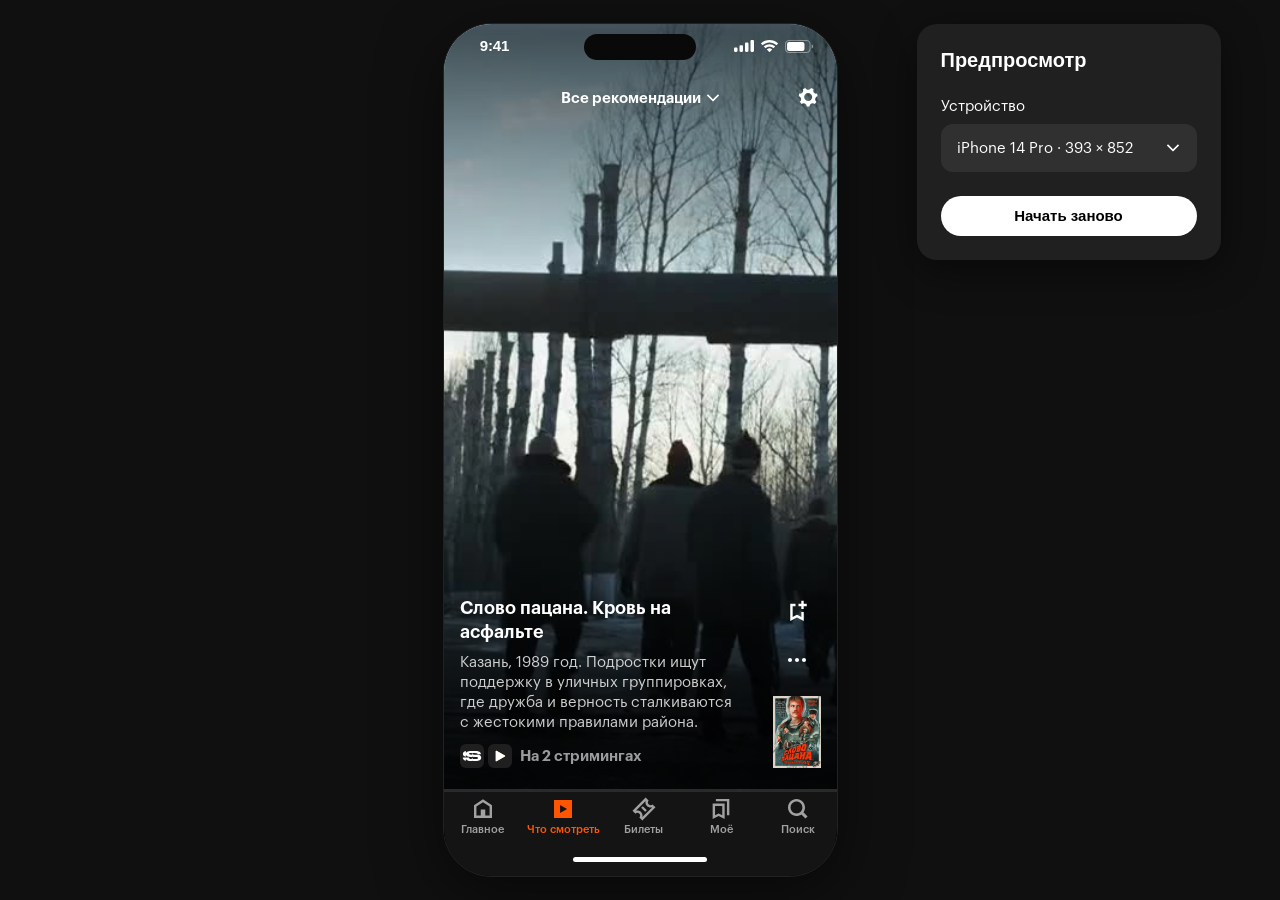
<file: sandbox-compact-meta.html>
<!doctype html>
<html lang="ru"><head><meta charset="utf-8"><meta name="viewport" content="width=device-width,initial-scale=1"><title>Лента трейлеров — компактная мета</title><style>:root{color-scheme:dark;font-family:Arial,sans-serif;background:#101010;color:white}*{box-sizing:border-box}body{margin:0;min-height:100dvh}button,select,a{font:inherit}button,select{color:inherit}button{cursor:pointer}main{min-height:100dvh;display:grid;place-items:center;padding:24px 16px}#device-space{position:relative}.device{position:absolute;top:0;left:0;width:393px;height:852px;border-radius:48px;background:#000;overflow:hidden;box-shadow:0 0 0 1px #444,0 16px 64px #0008;transform-origin:top left;--status:44px;--home:34px}iframe{position:absolute;top:var(--status);left:0;width:100%;height:calc(100% - var(--status) - var(--home));border:0;background:#000}.system-status{position:absolute;top:0;left:0;right:0;height:44px;padding:0 24px;display:flex;align-items:center;justify-content:space-between;font-size:14px}.system-status span{letter-spacing:2px;font-size:12px}.island{position:absolute;top:10px;left:50%;transform:translateX(-50%);width:112px;height:26px;border-radius:24px;background:#090909;z-index:2}.home-area{position:absolute;bottom:0;height:34px;left:0;right:0;display:grid;place-items:center}.home-area i{width:134px;height:5px;border-radius:8px;background:#fff}.no-status{--status:0px}.no-status .system-status,.no-island .island,.no-home .home-area{display:none}.no-home{--home:0px}.settings-toggle{position:fixed;right:20px;top:20px;width:44px;height:44px;border-radius:50%;background:#252525;border:1px solid #444;color:white;font-size:24px;z-index:5}aside{position:fixed;top:76px;right:20px;z-index:4;width:280px;max-height:calc(100dvh - 96px);overflow:auto;background:#202020;border:1px solid #383838;border-radius:18px;padding:20px;box-shadow:0 10px 40px #0007}aside[hidden]{display:none}h1{font-size:19px;margin:0 0 20px}label{display:block;font-size:13px;color:#ccc;margin:0 0 18px}select{display:block;width:100%;margin-top:8px;background:#303030;border:1px solid #4b4b4b;padding:10px;border-radius:8px;font-size:13px}fieldset{border:0;padding:0;margin:22px 0}legend{font-size:12px;color:#999;margin-bottom:16px}.toggle{display:flex;justify-content:space-between;align-items:center;color:#eee;margin:0 0 14px}.toggle input{accent-color:#ff5500;width:18px;height:18px}.reset{width:100%;border:0;background:#ff5500;border-radius:10px;padding:12px;font-weight:600;margin-bottom:16px}a{color:#fff;font-size:13px;text-decoration:underline;text-underline-offset:3px}p{font-size:12px;line-height:18px;color:#999;margin:16px 0 0}:focus-visible{outline:2px solid #ff5500;outline-offset:3px}

@media (hover:hover) and (pointer:fine){html,body,body *{cursor:url("data:image/svg+xml,%3Csvg%20xmlns%3D%22http%3A%2F%2Fwww.w3.org%2F2000%2Fsvg%22%20width%3D%2224%22%20height%3D%2224%22%20viewBox%3D%220%200%2024%2024%22%3E%3Ccircle%20cx%3D%2212%22%20cy%3D%2212%22%20r%3D%2211.5%22%20fill%3D%22white%22%20fill-opacity%3D%22.35%22%20stroke%3D%22white%22%20stroke-opacity%3D%22.75%22%20stroke-width%3D%221%22%2F%3E%3C%2Fsvg%3E") 12 12,default!important}}

/* iOS system overlays: video extends under the transparent status bar. */
.device iframe{top:0;height:calc(100% - var(--home));z-index:1}
.system-status{z-index:3;background:transparent;pointer-events:none}
.island{z-index:4;pointer-events:none}
.home-area{z-index:3;background:#141414;pointer-events:none}

/* Kinopoisk mobile DS: Text M 15/20, button md 40, iOS toggle 46×28. */
@font-face{font-family:Graphik;src:url("[data-uri]") format("opentype");font-weight:400;font-display:swap}
@font-face{font-family:Graphik;src:url("[data-uri]") format("woff2");font-weight:600;font-display:swap}
:root{font-family:Graphik,-apple-system,BlinkMacSystemFont,sans-serif;font-size:15px;line-height:20px}
.device{box-shadow:0 0 0 1px #222,0 16px 64px #0008}
.system-status{padding:13px 14px 13px 10px;align-items:center}
.system-status strong{width:75px;text-align:center;font-family:-apple-system,BlinkMacSystemFont,"SF Pro Text",sans-serif;font-size:15px;line-height:18px;font-weight:600;letter-spacing:-.165px}
.system-status .status-icons{display:flex;align-items:center;gap:7px;letter-spacing:normal}
.status-icons img{display:block;flex:none}
.settings-toggle{right:auto;left:var(--settings-left);top:var(--settings-top);border:0;background:#252525;display:grid;place-items:center;padding:10px}
.settings-toggle img{display:block;width:24px;height:24px}
aside{right:auto;left:var(--settings-left);top:calc(var(--settings-top) + 60px);width:304px;border:0;padding:24px;border-radius:20px}
h1{font-size:20px;line-height:24px;font-weight:600;margin:0 0 24px}
label{font-size:15px;line-height:20px;font-weight:400;margin:0 0 20px;color:#fff}
select{appearance:none;-webkit-appearance:none;border:0;border-radius:12px;height:48px;padding:14px 48px 14px 16px;margin-top:8px;background:#303030 url("[data-uri]") no-repeat right 16px center;background-size:16px 16px;font-size:15px;line-height:20px}
fieldset{margin:24px 0;padding:0}
legend{font-size:13px;line-height:16px;color:#ffffff80;margin:0 0 20px}
.toggle{margin:0 0 20px;min-height:28px;gap:16px}
.toggle:last-child{margin-bottom:0}
.switch{position:relative;display:block;width:46px;height:28px;flex:none}
.toggle input{position:absolute;inset:0;width:46px;height:28px;opacity:0;margin:0;z-index:1}
.switch-art{position:absolute;inset:0;background:#ffffff33;border-radius:1000px;pointer-events:none}
.switch-art:after{content:"";position:absolute;left:-6px;top:-3px;width:52px;height:40px;background:url("[data-uri]") no-repeat center/52px 40px}
input:checked+.switch-art:after{left:0;background-image:url("[data-uri]")}
input:focus-visible+.switch-art{outline:2px solid #ff5500;outline-offset:4px}
.reset{height:40px;background:#fff;color:#000;border-radius:1000px;padding:10px 20px;font-size:15px;line-height:20px;font-weight:600;margin:0}
@media(max-width:680px){aside{left:16px;max-width:calc(100vw - 32px)} }

/* Persistent preview controls, aligned with the device top. */
main{display:flex;align-items:flex-start;justify-content:center;gap:80px;padding:24px 16px}
#device-space{flex:none}
aside{position:relative;left:auto;right:auto;top:auto;flex:none;width:304px;max-height:none;margin:0;overflow:visible}
.device-field{position:relative;margin-bottom:24px}
.device-field>label{margin-bottom:8px}
.device-select{width:100%;height:48px;display:flex;align-items:center;justify-content:space-between;gap:12px;padding:14px 16px;border:0;border-radius:12px;background:#303030;text-align:left;font:inherit}
.device-select img{flex:none;display:block}
#device-options{position:absolute;z-index:10;top:calc(100% + 8px);left:0;width:100%;padding:4px;background:#303030;border-radius:12px;box-shadow:0 8px 24px #0005;overflow:hidden}
#device-options[hidden]{display:none}
#device-options button{display:block;width:100%;padding:12px;border:0;border-radius:8px;background:transparent;color:white;text-align:left;font:inherit}
#device-options button[aria-selected=true]{background:#ffffff14}
:focus-visible{outline:2px solid #ffffff60;outline-offset:3px}
.device-select:focus-visible,#device-options button:focus-visible{outline:0;background:#3a3a3a}
@media(max-width:799px){main{flex-direction:column;align-items:center;gap:24px}aside{left:auto;max-width:calc(100vw - 32px)}}

/* Keep iOS status content clear of the rounded display edges. */
.system-status{padding-left:24px;padding-right:24px}
.system-status strong{width:54px}

/* Center the phone independently of the preview controls. */
main{position:relative;display:grid;place-items:start center;gap:0}
aside{position:absolute;left:calc(50% + var(--device-half-width,196.5px) + 80px);top:24px}
@media(max-width:1100px){main{display:flex;flex-direction:column;align-items:center;gap:24px}aside{position:relative;left:auto;top:auto}}

@media(min-width:1101px){main{place-items:center}aside{top:var(--device-top,24px)}}
</style></head>
<body>
<main aria-label="Предпросмотр мобильной страницы"><div id="device-space"><div class="device" id="device-frame">
<div class="system-status" aria-hidden="true"><strong>9:41</strong><span class="status-icons"><img src="[data-uri]" width="19.971" height="12" alt=""><img src="[data-uri]" width="17" height="12.5" alt=""><img src="[data-uri]" width="27.33" height="13" alt=""></span></div><div class="island" aria-hidden="true"></div>
<iframe id="prototype" src="./trailer-compact-meta.html?preview=1&amp;v=compact10" title="Лента трейлеров" allow="autoplay; fullscreen"></iframe>
<div class="home-area" aria-hidden="true"><i></i></div>
</div></div><aside id="settings-panel" aria-label="Настройки предпросмотра">
<h1>Предпросмотр</h1>
<div class="device-field"><label id="device-label">Устройство</label><button id="device" class="device-select" aria-labelledby="device-label device-value" aria-haspopup="listbox" aria-expanded="false"><span id="device-value">iPhone 14 Pro · 393 × 852</span><img src="[data-uri]" width="16" height="16" alt=""></button><div id="device-options" role="listbox" aria-labelledby="device-label" hidden><button role="option" aria-selected="true" data-size="393,852">iPhone 14 Pro · 393 × 852</button><button role="option" aria-selected="false" data-size="375,667">Компактный · 375 × 667</button><button role="option" aria-selected="false" data-size="430,932">Большой · 430 × 932</button></div></div>
<button class="reset" id="replay">Начать заново</button>

</aside></main>
<script>const frame=document.querySelector('#device-frame'),space=document.querySelector('#device-space'),prototype=document.querySelector('#prototype'),panel=document.querySelector('#settings-panel');let width=393,height=852;
function fit(){const available=innerWidth-32;const scale=Math.min(1,available/width,(innerHeight-48)/height);frame.style.width=width+'px';frame.style.height=height+'px';frame.style.transform='scale('+scale+')';space.style.width=width*scale+'px';space.style.height=height*scale+'px';document.documentElement.style.setProperty('--device-half-width',width*scale/2+'px');document.documentElement.style.setProperty('--device-top',space.getBoundingClientRect().top+'px');}
function send(action,id){prototype.contentWindow.postMessage({source:'trailer-sandbox',action,id},location.origin);}
const device=document.querySelector('#device'),options=document.querySelector('#device-options');
function closeOptions(){options.hidden=true;device.setAttribute('aria-expanded','false');}
device.onclick=()=>{options.hidden=!options.hidden;device.setAttribute('aria-expanded',String(!options.hidden));};
for(const option of options.querySelectorAll('[role=option]'))option.onclick=()=>{[width,height]=option.dataset.size.split(',').map(Number);document.querySelector('#device-value').textContent=option.textContent;for(const other of options.children)other.setAttribute('aria-selected',String(other===option));closeOptions();fit();device.focus();};
device.onkeydown=e=>{if(e.key==='ArrowDown'||e.key==='ArrowUp'){e.preventDefault();options.hidden=false;device.setAttribute('aria-expanded','true');options.querySelector('[aria-selected=true]').focus();}};
options.onkeydown=e=>{const items=[...options.children],index=items.indexOf(document.activeElement);if(e.key==='ArrowDown'||e.key==='ArrowUp'){e.preventDefault();items[(index+(e.key==='ArrowDown'?1:-1)+items.length)%items.length].focus();}if(e.key==='Escape'){closeOptions();device.focus();}};
addEventListener('click',e=>{if(!e.target.closest('.device-field'))closeOptions();});
document.querySelector('#replay').onclick=()=>send('restart',0);
function installTouchCursor(){
 const doc=prototype.contentDocument;if(!doc)return;doc.documentElement.style.setProperty('--preview-status-height','44px');
 let style=doc.getElementById('sandbox-touch-cursor');if(!style){style=doc.createElement('style');style.id='sandbox-touch-cursor';doc.head.appendChild(style);}
 const svg='<svg xmlns="http://www.w3.org/2000/svg" width="24" height="24" viewBox="0 0 24 24"><circle cx="12" cy="12" r="11.5" fill="white" fill-opacity=".35" stroke="white" stroke-opacity=".75" stroke-width="1"/></svg>';
 const cursor='url("data:image/svg+xml,'+encodeURIComponent(svg)+'") 12 12, default';
 style.textContent='.sandbox-embedded .phone>header{top:calc(var(--preview-status-height,44px) + 8px)}.sandbox-embedded #filters{top:calc(var(--preview-status-height,44px) + 56px)}.sandbox-embedded .detail-nav{height:calc(52px + var(--preview-status-height,44px));padding-top:var(--preview-status-height,44px)}.sandbox-embedded #toast.bookmark-toast{top:calc(var(--preview-status-height,44px) + 8px)}@media (hover:hover) and (pointer:fine){html,body,body *{cursor:'+cursor+' !important}}';
}
prototype.onload=()=>{installTouchCursor();send('title',0);};
if(prototype.contentDocument?.readyState==='complete')installTouchCursor();
addEventListener('resize',fit);addEventListener('keydown',e=>{if(e.key==='Escape')closeOptions();});fit();

addEventListener('pointerdown',()=>send('dismiss-filters',0),true);
</script></body></html>
</file>
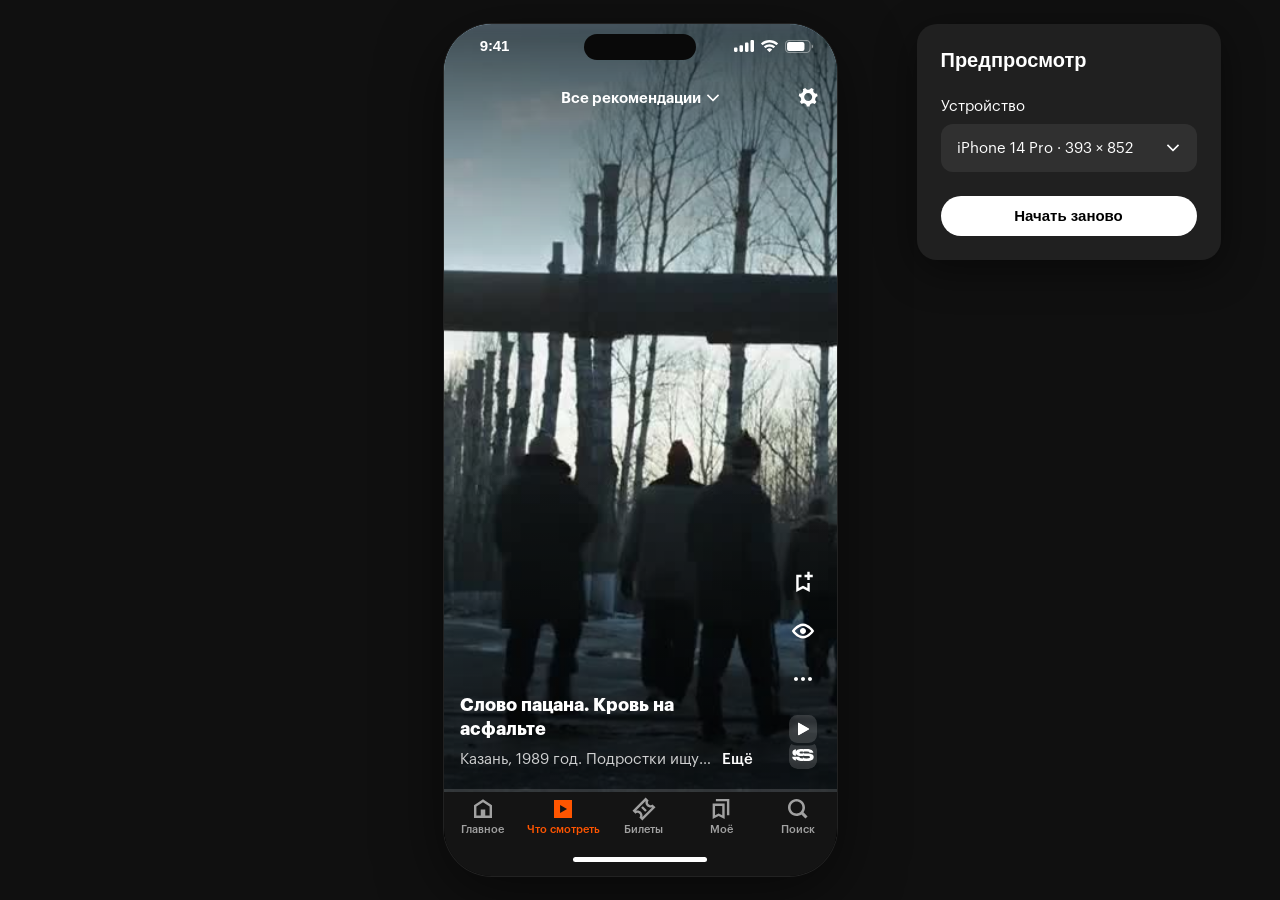
<file: sandbox-new-feed.html>
<!doctype html>
<html lang="ru"><head><meta charset="utf-8"><meta name="viewport" content="width=device-width,initial-scale=1"><title>Новая лента — MVP</title><style>:root{color-scheme:dark;font-family:Arial,sans-serif;background:#101010;color:white}*{box-sizing:border-box}body{margin:0;min-height:100dvh}button,select,a{font:inherit}button,select{color:inherit}button{cursor:pointer}main{min-height:100dvh;display:grid;place-items:center;padding:24px 16px}#device-space{position:relative}.device{position:absolute;top:0;left:0;width:393px;height:852px;border-radius:48px;background:#000;overflow:hidden;box-shadow:0 0 0 1px #444,0 16px 64px #0008;transform-origin:top left;--status:44px;--home:34px}iframe{position:absolute;top:var(--status);left:0;width:100%;height:calc(100% - var(--status) - var(--home));border:0;background:#000}.system-status{position:absolute;top:0;left:0;right:0;height:44px;padding:0 24px;display:flex;align-items:center;justify-content:space-between;font-size:14px}.system-status span{letter-spacing:2px;font-size:12px}.island{position:absolute;top:10px;left:50%;transform:translateX(-50%);width:112px;height:26px;border-radius:24px;background:#090909;z-index:2}.home-area{position:absolute;bottom:0;height:34px;left:0;right:0;display:grid;place-items:center}.home-area i{width:134px;height:5px;border-radius:8px;background:#fff}.no-status{--status:0px}.no-status .system-status,.no-island .island,.no-home .home-area{display:none}.no-home{--home:0px}.settings-toggle{position:fixed;right:20px;top:20px;width:44px;height:44px;border-radius:50%;background:#252525;border:1px solid #444;color:white;font-size:24px;z-index:5}aside{position:fixed;top:76px;right:20px;z-index:4;width:280px;max-height:calc(100dvh - 96px);overflow:auto;background:#202020;border:1px solid #383838;border-radius:18px;padding:20px;box-shadow:0 10px 40px #0007}aside[hidden]{display:none}h1{font-size:19px;margin:0 0 20px}label{display:block;font-size:13px;color:#ccc;margin:0 0 18px}select{display:block;width:100%;margin-top:8px;background:#303030;border:1px solid #4b4b4b;padding:10px;border-radius:8px;font-size:13px}fieldset{border:0;padding:0;margin:22px 0}legend{font-size:12px;color:#999;margin-bottom:16px}.toggle{display:flex;justify-content:space-between;align-items:center;color:#eee;margin:0 0 14px}.toggle input{accent-color:#ff5500;width:18px;height:18px}.reset{width:100%;border:0;background:#ff5500;border-radius:10px;padding:12px;font-weight:600;margin-bottom:16px}a{color:#fff;font-size:13px;text-decoration:underline;text-underline-offset:3px}p{font-size:12px;line-height:18px;color:#999;margin:16px 0 0}:focus-visible{outline:2px solid #ff5500;outline-offset:3px}

@media (hover:hover) and (pointer:fine){html,body,body *{cursor:url("data:image/svg+xml,%3Csvg%20xmlns%3D%22http%3A%2F%2Fwww.w3.org%2F2000%2Fsvg%22%20width%3D%2224%22%20height%3D%2224%22%20viewBox%3D%220%200%2024%2024%22%3E%3Ccircle%20cx%3D%2212%22%20cy%3D%2212%22%20r%3D%2211.5%22%20fill%3D%22white%22%20fill-opacity%3D%22.35%22%20stroke%3D%22white%22%20stroke-opacity%3D%22.75%22%20stroke-width%3D%221%22%2F%3E%3C%2Fsvg%3E") 12 12,default!important}}

/* iOS system overlays: video extends under the transparent status bar. */
.device iframe{top:0;height:calc(100% - var(--home));z-index:1}
.system-status{z-index:3;background:transparent;pointer-events:none}
.island{z-index:4;pointer-events:none}
.home-area{z-index:3;background:#141414;pointer-events:none}

/* Kinopoisk mobile DS: Text M 15/20, button md 40, iOS toggle 46×28. */
@font-face{font-family:Graphik;src:url("[data-uri]") format("opentype");font-weight:400;font-display:swap}
@font-face{font-family:Graphik;src:url("[data-uri]") format("woff2");font-weight:600;font-display:swap}
:root{font-family:Graphik,-apple-system,BlinkMacSystemFont,sans-serif;font-size:15px;line-height:20px}
.device{box-shadow:0 0 0 1px #222,0 16px 64px #0008}
.system-status{padding:13px 14px 13px 10px;align-items:center}
.system-status strong{width:75px;text-align:center;font-family:-apple-system,BlinkMacSystemFont,"SF Pro Text",sans-serif;font-size:15px;line-height:18px;font-weight:600;letter-spacing:-.165px}
.system-status .status-icons{display:flex;align-items:center;gap:7px;letter-spacing:normal}
.status-icons img{display:block;flex:none}
.settings-toggle{right:auto;left:var(--settings-left);top:var(--settings-top);border:0;background:#252525;display:grid;place-items:center;padding:10px}
.settings-toggle img{display:block;width:24px;height:24px}
aside{right:auto;left:var(--settings-left);top:calc(var(--settings-top) + 60px);width:304px;border:0;padding:24px;border-radius:20px}
h1{font-size:20px;line-height:24px;font-weight:600;margin:0 0 24px}
label{font-size:15px;line-height:20px;font-weight:400;margin:0 0 20px;color:#fff}
select{appearance:none;-webkit-appearance:none;border:0;border-radius:12px;height:48px;padding:14px 48px 14px 16px;margin-top:8px;background:#303030 url("[data-uri]") no-repeat right 16px center;background-size:16px 16px;font-size:15px;line-height:20px}
fieldset{margin:24px 0;padding:0}
legend{font-size:13px;line-height:16px;color:#ffffff80;margin:0 0 20px}
.toggle{margin:0 0 20px;min-height:28px;gap:16px}
.toggle:last-child{margin-bottom:0}
.switch{position:relative;display:block;width:46px;height:28px;flex:none}
.toggle input{position:absolute;inset:0;width:46px;height:28px;opacity:0;margin:0;z-index:1}
.switch-art{position:absolute;inset:0;background:#ffffff33;border-radius:1000px;pointer-events:none}
.switch-art:after{content:"";position:absolute;left:-6px;top:-3px;width:52px;height:40px;background:url("[data-uri]") no-repeat center/52px 40px}
input:checked+.switch-art:after{left:0;background-image:url("[data-uri]")}
input:focus-visible+.switch-art{outline:2px solid #ff5500;outline-offset:4px}
.reset{height:40px;background:#fff;color:#000;border-radius:1000px;padding:10px 20px;font-size:15px;line-height:20px;font-weight:600;margin:0}
@media(max-width:680px){aside{left:16px;max-width:calc(100vw - 32px)} }

/* Persistent preview controls, aligned with the device top. */
main{display:flex;align-items:flex-start;justify-content:center;gap:80px;padding:24px 16px}
#device-space{flex:none}
aside{position:relative;left:auto;right:auto;top:auto;flex:none;width:304px;max-height:none;margin:0;overflow:visible}
.device-field{position:relative;margin-bottom:24px}
.device-field>label{margin-bottom:8px}
.device-select{width:100%;height:48px;display:flex;align-items:center;justify-content:space-between;gap:12px;padding:14px 16px;border:0;border-radius:12px;background:#303030;text-align:left;font:inherit}
.device-select img{flex:none;display:block}
#device-options{position:absolute;z-index:10;top:calc(100% + 8px);left:0;width:100%;padding:4px;background:#303030;border-radius:12px;box-shadow:0 8px 24px #0005;overflow:hidden}
#device-options[hidden]{display:none}
#device-options button{display:block;width:100%;padding:12px;border:0;border-radius:8px;background:transparent;color:white;text-align:left;font:inherit}
#device-options button[aria-selected=true]{background:#ffffff14}
:focus-visible{outline:2px solid #ffffff60;outline-offset:3px}
.device-select:focus-visible,#device-options button:focus-visible{outline:0;background:#3a3a3a}
@media(max-width:799px){main{flex-direction:column;align-items:center;gap:24px}aside{left:auto;max-width:calc(100vw - 32px)}}

/* Keep iOS status content clear of the rounded display edges. */
.system-status{padding-left:24px;padding-right:24px}
.system-status strong{width:54px}

/* Center the phone independently of the preview controls. */
main{position:relative;display:grid;place-items:start center;gap:0}
aside{position:absolute;left:calc(50% + var(--device-half-width,196.5px) + 80px);top:24px}
@media(max-width:1100px){main{display:flex;flex-direction:column;align-items:center;gap:24px}aside{position:relative;left:auto;top:auto}}

@media(min-width:1101px){main{place-items:center}aside{top:var(--device-top,24px)}}
</style></head>
<body>
<main aria-label="Предпросмотр мобильной страницы"><div id="device-space"><div class="device" id="device-frame">
<div class="system-status" aria-hidden="true"><strong>9:41</strong><span class="status-icons"><img src="[data-uri]" width="19.971" height="12" alt=""><img src="[data-uri]" width="17" height="12.5" alt=""><img src="[data-uri]" width="27.33" height="13" alt=""></span></div><div class="island" aria-hidden="true"></div>
<iframe id="prototype" src="./trailer-new-feed.html?preview=1&amp;v=newfeed9" title="Лента трейлеров" allow="autoplay; fullscreen"></iframe>
<div class="home-area" aria-hidden="true"><i></i></div>
</div></div><aside id="settings-panel" aria-label="Настройки предпросмотра">
<h1>Предпросмотр</h1>
<div class="device-field"><label id="device-label">Устройство</label><button id="device" class="device-select" aria-labelledby="device-label device-value" aria-haspopup="listbox" aria-expanded="false"><span id="device-value">iPhone 14 Pro · 393 × 852</span><img src="[data-uri]" width="16" height="16" alt=""></button><div id="device-options" role="listbox" aria-labelledby="device-label" hidden><button role="option" aria-selected="true" data-size="393,852">iPhone 14 Pro · 393 × 852</button><button role="option" aria-selected="false" data-size="375,667">Компактный · 375 × 667</button><button role="option" aria-selected="false" data-size="430,932">Большой · 430 × 932</button></div></div>
<button class="reset" id="replay">Начать заново</button>

</aside></main>
<script>const frame=document.querySelector('#device-frame'),space=document.querySelector('#device-space'),prototype=document.querySelector('#prototype'),panel=document.querySelector('#settings-panel');let width=393,height=852;
function fit(){const available=innerWidth-32;const scale=Math.min(1,available/width,(innerHeight-48)/height);frame.style.width=width+'px';frame.style.height=height+'px';frame.style.transform='scale('+scale+')';space.style.width=width*scale+'px';space.style.height=height*scale+'px';document.documentElement.style.setProperty('--device-half-width',width*scale/2+'px');document.documentElement.style.setProperty('--device-top',space.getBoundingClientRect().top+'px');}
function send(action,id){prototype.contentWindow.postMessage({source:'trailer-sandbox',action,id},location.origin);}
const device=document.querySelector('#device'),options=document.querySelector('#device-options');
function closeOptions(){options.hidden=true;device.setAttribute('aria-expanded','false');}
device.onclick=()=>{options.hidden=!options.hidden;device.setAttribute('aria-expanded',String(!options.hidden));};
for(const option of options.querySelectorAll('[role=option]'))option.onclick=()=>{[width,height]=option.dataset.size.split(',').map(Number);document.querySelector('#device-value').textContent=option.textContent;for(const other of options.children)other.setAttribute('aria-selected',String(other===option));closeOptions();fit();device.focus();};
device.onkeydown=e=>{if(e.key==='ArrowDown'||e.key==='ArrowUp'){e.preventDefault();options.hidden=false;device.setAttribute('aria-expanded','true');options.querySelector('[aria-selected=true]').focus();}};
options.onkeydown=e=>{const items=[...options.children],index=items.indexOf(document.activeElement);if(e.key==='ArrowDown'||e.key==='ArrowUp'){e.preventDefault();items[(index+(e.key==='ArrowDown'?1:-1)+items.length)%items.length].focus();}if(e.key==='Escape'){closeOptions();device.focus();}};
addEventListener('click',e=>{if(!e.target.closest('.device-field'))closeOptions();});
document.querySelector('#replay').onclick=()=>send('restart',0);
function installTouchCursor(){
 const doc=prototype.contentDocument;if(!doc)return;doc.documentElement.style.setProperty('--preview-status-height','44px');
 let style=doc.getElementById('sandbox-touch-cursor');if(!style){style=doc.createElement('style');style.id='sandbox-touch-cursor';doc.head.appendChild(style);}
 const svg='<svg xmlns="http://www.w3.org/2000/svg" width="24" height="24" viewBox="0 0 24 24"><circle cx="12" cy="12" r="11.5" fill="white" fill-opacity=".35" stroke="white" stroke-opacity=".75" stroke-width="1"/></svg>';
 const cursor='url("data:image/svg+xml,'+encodeURIComponent(svg)+'") 12 12, default';
 style.textContent='.sandbox-embedded .phone>header{top:calc(var(--preview-status-height,44px) + 8px)}.sandbox-embedded #filters{top:calc(var(--preview-status-height,44px) + 56px)}.sandbox-embedded .detail-nav{height:calc(52px + var(--preview-status-height,44px));padding-top:var(--preview-status-height,44px)}.sandbox-embedded #toast.bookmark-toast{top:calc(var(--preview-status-height,44px) + 8px)}@media (hover:hover) and (pointer:fine){html,body,body *{cursor:'+cursor+' !important}}';
}
prototype.onload=()=>{installTouchCursor();send('title',0);};
if(prototype.contentDocument?.readyState==='complete')installTouchCursor();
addEventListener('resize',fit);addEventListener('keydown',e=>{if(e.key==='Escape')closeOptions();});fit();

addEventListener('pointerdown',()=>send('dismiss-filters',0),true);
</script></body></html>
</file>
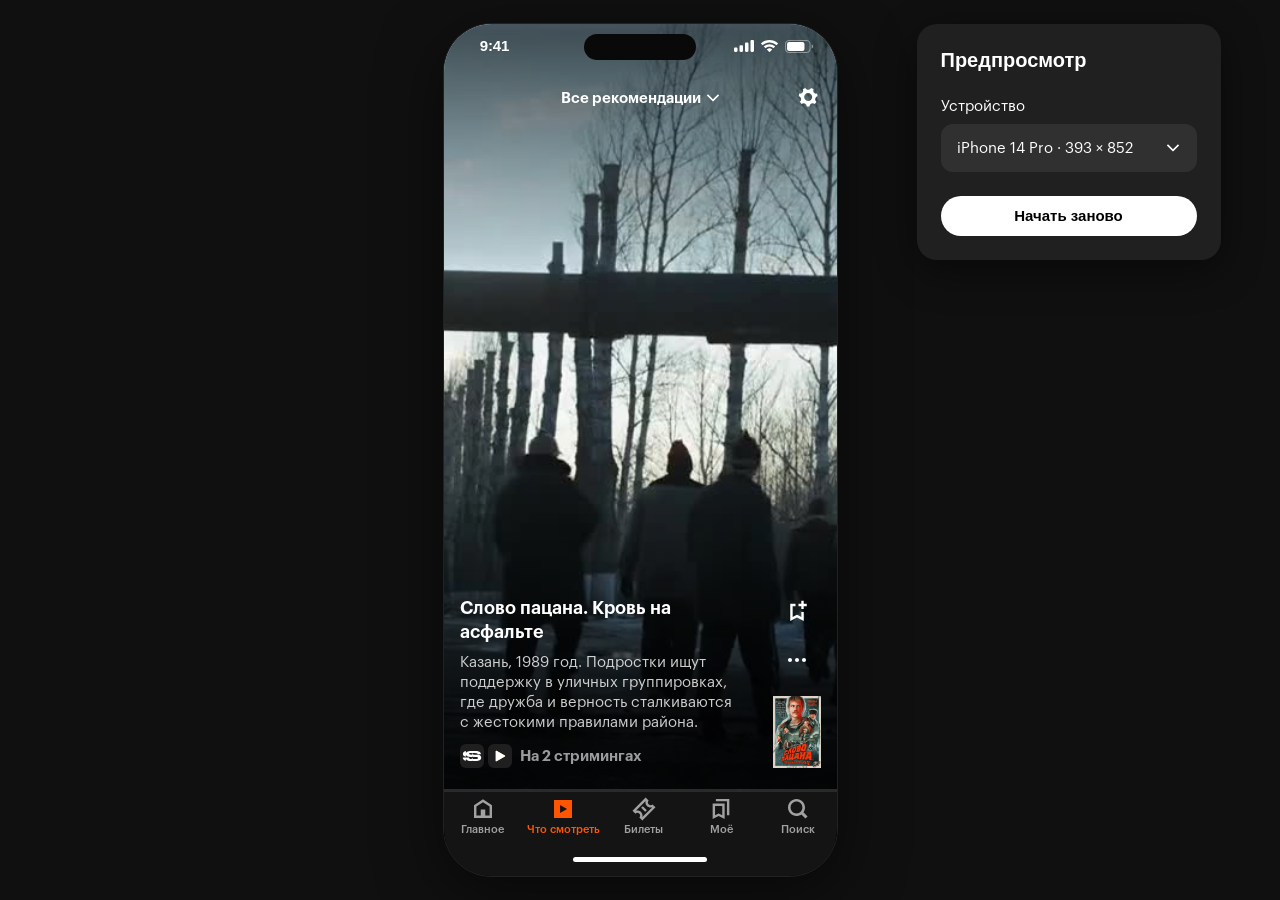
<file: sandbox-no-about.html>
<!doctype html>
<html lang="ru"><head><meta charset="utf-8"><meta name="viewport" content="width=device-width,initial-scale=1"><title>Лента трейлеров — без «О сериале»</title><style>:root{color-scheme:dark;font-family:Arial,sans-serif;background:#101010;color:white}*{box-sizing:border-box}body{margin:0;min-height:100dvh}button,select,a{font:inherit}button,select{color:inherit}button{cursor:pointer}main{min-height:100dvh;display:grid;place-items:center;padding:24px 16px}#device-space{position:relative}.device{position:absolute;top:0;left:0;width:393px;height:852px;border-radius:48px;background:#000;overflow:hidden;box-shadow:0 0 0 1px #444,0 16px 64px #0008;transform-origin:top left;--status:44px;--home:34px}iframe{position:absolute;top:var(--status);left:0;width:100%;height:calc(100% - var(--status) - var(--home));border:0;background:#000}.system-status{position:absolute;top:0;left:0;right:0;height:44px;padding:0 24px;display:flex;align-items:center;justify-content:space-between;font-size:14px}.system-status span{letter-spacing:2px;font-size:12px}.island{position:absolute;top:10px;left:50%;transform:translateX(-50%);width:112px;height:26px;border-radius:24px;background:#090909;z-index:2}.home-area{position:absolute;bottom:0;height:34px;left:0;right:0;display:grid;place-items:center}.home-area i{width:134px;height:5px;border-radius:8px;background:#fff}.no-status{--status:0px}.no-status .system-status,.no-island .island,.no-home .home-area{display:none}.no-home{--home:0px}.settings-toggle{position:fixed;right:20px;top:20px;width:44px;height:44px;border-radius:50%;background:#252525;border:1px solid #444;color:white;font-size:24px;z-index:5}aside{position:fixed;top:76px;right:20px;z-index:4;width:280px;max-height:calc(100dvh - 96px);overflow:auto;background:#202020;border:1px solid #383838;border-radius:18px;padding:20px;box-shadow:0 10px 40px #0007}aside[hidden]{display:none}h1{font-size:19px;margin:0 0 20px}label{display:block;font-size:13px;color:#ccc;margin:0 0 18px}select{display:block;width:100%;margin-top:8px;background:#303030;border:1px solid #4b4b4b;padding:10px;border-radius:8px;font-size:13px}fieldset{border:0;padding:0;margin:22px 0}legend{font-size:12px;color:#999;margin-bottom:16px}.toggle{display:flex;justify-content:space-between;align-items:center;color:#eee;margin:0 0 14px}.toggle input{accent-color:#ff5500;width:18px;height:18px}.reset{width:100%;border:0;background:#ff5500;border-radius:10px;padding:12px;font-weight:600;margin-bottom:16px}a{color:#fff;font-size:13px;text-decoration:underline;text-underline-offset:3px}p{font-size:12px;line-height:18px;color:#999;margin:16px 0 0}:focus-visible{outline:2px solid #ff5500;outline-offset:3px}

@media (hover:hover) and (pointer:fine){html,body,body *{cursor:url("data:image/svg+xml,%3Csvg%20xmlns%3D%22http%3A%2F%2Fwww.w3.org%2F2000%2Fsvg%22%20width%3D%2224%22%20height%3D%2224%22%20viewBox%3D%220%200%2024%2024%22%3E%3Ccircle%20cx%3D%2212%22%20cy%3D%2212%22%20r%3D%2211.5%22%20fill%3D%22white%22%20fill-opacity%3D%22.35%22%20stroke%3D%22white%22%20stroke-opacity%3D%22.75%22%20stroke-width%3D%221%22%2F%3E%3C%2Fsvg%3E") 12 12,default!important}}

/* iOS system overlays: video extends under the transparent status bar. */
.device iframe{top:0;height:calc(100% - var(--home));z-index:1}
.system-status{z-index:3;background:transparent;pointer-events:none}
.island{z-index:4;pointer-events:none}
.home-area{z-index:3;background:#141414;pointer-events:none}

/* Kinopoisk mobile DS: Text M 15/20, button md 40, iOS toggle 46×28. */
@font-face{font-family:Graphik;src:url("[data-uri]") format("opentype");font-weight:400;font-display:swap}
@font-face{font-family:Graphik;src:url("[data-uri]") format("woff2");font-weight:600;font-display:swap}
:root{font-family:Graphik,-apple-system,BlinkMacSystemFont,sans-serif;font-size:15px;line-height:20px}
.device{box-shadow:0 0 0 1px #222,0 16px 64px #0008}
.system-status{padding:13px 14px 13px 10px;align-items:center}
.system-status strong{width:75px;text-align:center;font-family:-apple-system,BlinkMacSystemFont,"SF Pro Text",sans-serif;font-size:15px;line-height:18px;font-weight:600;letter-spacing:-.165px}
.system-status .status-icons{display:flex;align-items:center;gap:7px;letter-spacing:normal}
.status-icons img{display:block;flex:none}
.settings-toggle{right:auto;left:var(--settings-left);top:var(--settings-top);border:0;background:#252525;display:grid;place-items:center;padding:10px}
.settings-toggle img{display:block;width:24px;height:24px}
aside{right:auto;left:var(--settings-left);top:calc(var(--settings-top) + 60px);width:304px;border:0;padding:24px;border-radius:20px}
h1{font-size:20px;line-height:24px;font-weight:600;margin:0 0 24px}
label{font-size:15px;line-height:20px;font-weight:400;margin:0 0 20px;color:#fff}
select{appearance:none;-webkit-appearance:none;border:0;border-radius:12px;height:48px;padding:14px 48px 14px 16px;margin-top:8px;background:#303030 url("[data-uri]") no-repeat right 16px center;background-size:16px 16px;font-size:15px;line-height:20px}
fieldset{margin:24px 0;padding:0}
legend{font-size:13px;line-height:16px;color:#ffffff80;margin:0 0 20px}
.toggle{margin:0 0 20px;min-height:28px;gap:16px}
.toggle:last-child{margin-bottom:0}
.switch{position:relative;display:block;width:46px;height:28px;flex:none}
.toggle input{position:absolute;inset:0;width:46px;height:28px;opacity:0;margin:0;z-index:1}
.switch-art{position:absolute;inset:0;background:#ffffff33;border-radius:1000px;pointer-events:none}
.switch-art:after{content:"";position:absolute;left:-6px;top:-3px;width:52px;height:40px;background:url("[data-uri]") no-repeat center/52px 40px}
input:checked+.switch-art:after{left:0;background-image:url("[data-uri]")}
input:focus-visible+.switch-art{outline:2px solid #ff5500;outline-offset:4px}
.reset{height:40px;background:#fff;color:#000;border-radius:1000px;padding:10px 20px;font-size:15px;line-height:20px;font-weight:600;margin:0}
@media(max-width:680px){aside{left:16px;max-width:calc(100vw - 32px)} }

/* Persistent preview controls, aligned with the device top. */
main{display:flex;align-items:flex-start;justify-content:center;gap:80px;padding:24px 16px}
#device-space{flex:none}
aside{position:relative;left:auto;right:auto;top:auto;flex:none;width:304px;max-height:none;margin:0;overflow:visible}
.device-field{position:relative;margin-bottom:24px}
.device-field>label{margin-bottom:8px}
.device-select{width:100%;height:48px;display:flex;align-items:center;justify-content:space-between;gap:12px;padding:14px 16px;border:0;border-radius:12px;background:#303030;text-align:left;font:inherit}
.device-select img{flex:none;display:block}
#device-options{position:absolute;z-index:10;top:calc(100% + 8px);left:0;width:100%;padding:4px;background:#303030;border-radius:12px;box-shadow:0 8px 24px #0005;overflow:hidden}
#device-options[hidden]{display:none}
#device-options button{display:block;width:100%;padding:12px;border:0;border-radius:8px;background:transparent;color:white;text-align:left;font:inherit}
#device-options button[aria-selected=true]{background:#ffffff14}
:focus-visible{outline:2px solid #ffffff60;outline-offset:3px}
.device-select:focus-visible,#device-options button:focus-visible{outline:0;background:#3a3a3a}
@media(max-width:799px){main{flex-direction:column;align-items:center;gap:24px}aside{left:auto;max-width:calc(100vw - 32px)}}

/* Keep iOS status content clear of the rounded display edges. */
.system-status{padding-left:24px;padding-right:24px}
.system-status strong{width:54px}

/* Center the phone independently of the preview controls. */
main{position:relative;display:grid;place-items:start center;gap:0}
aside{position:absolute;left:calc(50% + var(--device-half-width,196.5px) + 80px);top:24px}
@media(max-width:1100px){main{display:flex;flex-direction:column;align-items:center;gap:24px}aside{position:relative;left:auto;top:auto}}

@media(min-width:1101px){main{place-items:center}aside{top:var(--device-top,24px)}}
</style></head>
<body>
<main aria-label="Предпросмотр мобильной страницы"><div id="device-space"><div class="device" id="device-frame">
<div class="system-status" aria-hidden="true"><strong>9:41</strong><span class="status-icons"><img src="[data-uri]" width="19.971" height="12" alt=""><img src="[data-uri]" width="17" height="12.5" alt=""><img src="[data-uri]" width="27.33" height="13" alt=""></span></div><div class="island" aria-hidden="true"></div>
<iframe id="prototype" src="./trailer-no-about.html?preview=1&amp;v=noabout5" title="Лента трейлеров" allow="autoplay; fullscreen"></iframe>
<div class="home-area" aria-hidden="true"><i></i></div>
</div></div><aside id="settings-panel" aria-label="Настройки предпросмотра">
<h1>Предпросмотр</h1>
<div class="device-field"><label id="device-label">Устройство</label><button id="device" class="device-select" aria-labelledby="device-label device-value" aria-haspopup="listbox" aria-expanded="false"><span id="device-value">iPhone 14 Pro · 393 × 852</span><img src="[data-uri]" width="16" height="16" alt=""></button><div id="device-options" role="listbox" aria-labelledby="device-label" hidden><button role="option" aria-selected="true" data-size="393,852">iPhone 14 Pro · 393 × 852</button><button role="option" aria-selected="false" data-size="375,667">Компактный · 375 × 667</button><button role="option" aria-selected="false" data-size="430,932">Большой · 430 × 932</button></div></div>
<button class="reset" id="replay">Начать заново</button>

</aside></main>
<script>const frame=document.querySelector('#device-frame'),space=document.querySelector('#device-space'),prototype=document.querySelector('#prototype'),panel=document.querySelector('#settings-panel');let width=393,height=852;
function fit(){const available=innerWidth-32;const scale=Math.min(1,available/width,(innerHeight-48)/height);frame.style.width=width+'px';frame.style.height=height+'px';frame.style.transform='scale('+scale+')';space.style.width=width*scale+'px';space.style.height=height*scale+'px';document.documentElement.style.setProperty('--device-half-width',width*scale/2+'px');document.documentElement.style.setProperty('--device-top',space.getBoundingClientRect().top+'px');}
function send(action,id){prototype.contentWindow.postMessage({source:'trailer-sandbox',action,id},location.origin);}
const device=document.querySelector('#device'),options=document.querySelector('#device-options');
function closeOptions(){options.hidden=true;device.setAttribute('aria-expanded','false');}
device.onclick=()=>{options.hidden=!options.hidden;device.setAttribute('aria-expanded',String(!options.hidden));};
for(const option of options.querySelectorAll('[role=option]'))option.onclick=()=>{[width,height]=option.dataset.size.split(',').map(Number);document.querySelector('#device-value').textContent=option.textContent;for(const other of options.children)other.setAttribute('aria-selected',String(other===option));closeOptions();fit();device.focus();};
device.onkeydown=e=>{if(e.key==='ArrowDown'||e.key==='ArrowUp'){e.preventDefault();options.hidden=false;device.setAttribute('aria-expanded','true');options.querySelector('[aria-selected=true]').focus();}};
options.onkeydown=e=>{const items=[...options.children],index=items.indexOf(document.activeElement);if(e.key==='ArrowDown'||e.key==='ArrowUp'){e.preventDefault();items[(index+(e.key==='ArrowDown'?1:-1)+items.length)%items.length].focus();}if(e.key==='Escape'){closeOptions();device.focus();}};
addEventListener('click',e=>{if(!e.target.closest('.device-field'))closeOptions();});
document.querySelector('#replay').onclick=()=>send('restart',0);
function installTouchCursor(){
 const doc=prototype.contentDocument;if(!doc)return;doc.documentElement.style.setProperty('--preview-status-height','44px');
 let style=doc.getElementById('sandbox-touch-cursor');if(!style){style=doc.createElement('style');style.id='sandbox-touch-cursor';doc.head.appendChild(style);}
 const svg='<svg xmlns="http://www.w3.org/2000/svg" width="24" height="24" viewBox="0 0 24 24"><circle cx="12" cy="12" r="11.5" fill="white" fill-opacity=".35" stroke="white" stroke-opacity=".75" stroke-width="1"/></svg>';
 const cursor='url("data:image/svg+xml,'+encodeURIComponent(svg)+'") 12 12, default';
 style.textContent='.sandbox-embedded .phone>header{top:calc(var(--preview-status-height,44px) + 8px)}.sandbox-embedded #filters{top:calc(var(--preview-status-height,44px) + 56px)}.sandbox-embedded .detail-nav{height:calc(52px + var(--preview-status-height,44px));padding-top:var(--preview-status-height,44px)}.sandbox-embedded #toast.bookmark-toast{top:calc(var(--preview-status-height,44px) + 8px)}@media (hover:hover) and (pointer:fine){html,body,body *{cursor:'+cursor+' !important}}';
}
prototype.onload=()=>{installTouchCursor();send('title',0);};
if(prototype.contentDocument?.readyState==='complete')installTouchCursor();
addEventListener('resize',fit);addEventListener('keydown',e=>{if(e.key==='Escape')closeOptions();});fit();

addEventListener('pointerdown',()=>send('dismiss-filters',0),true);
</script></body></html>
</file>
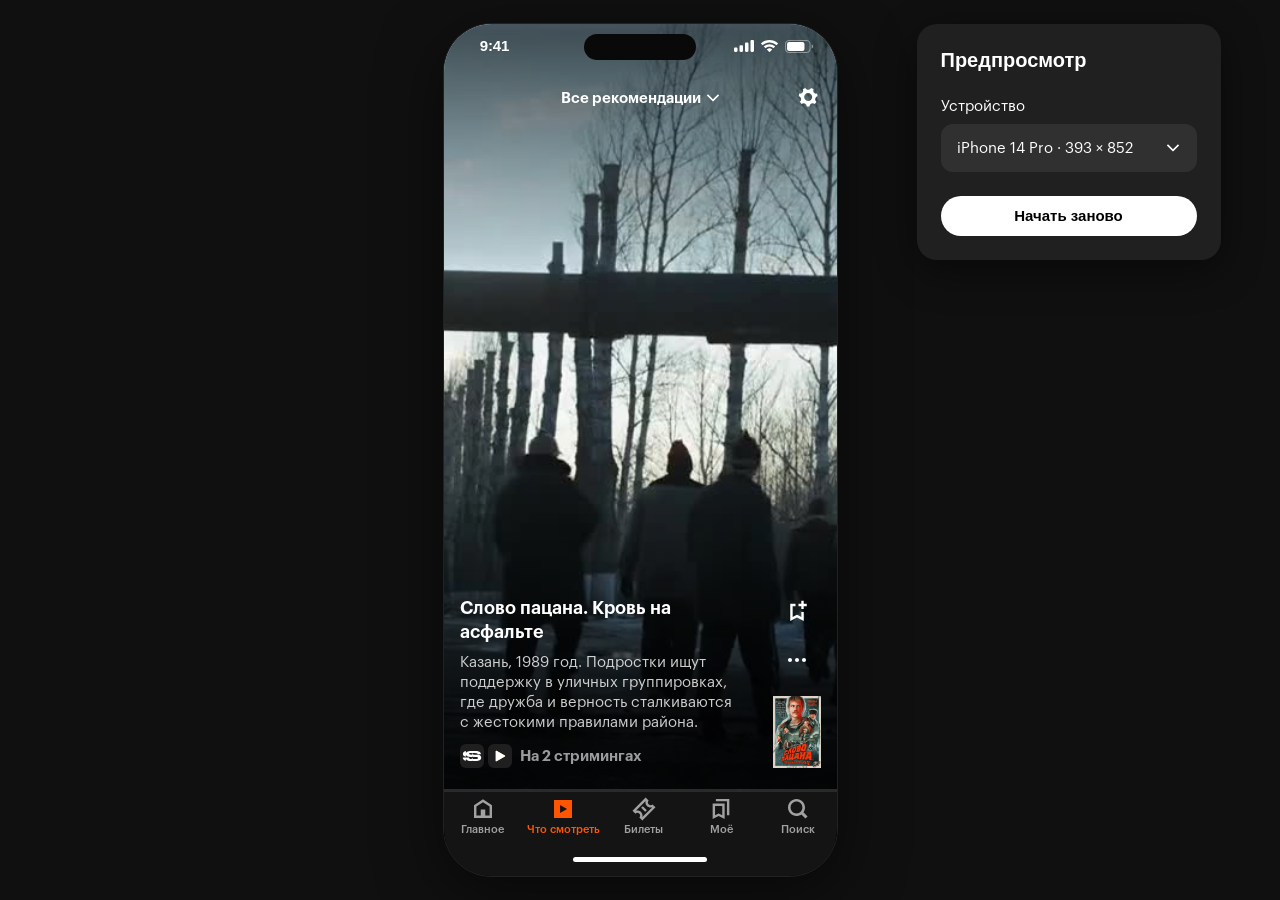
<file: sandbox.html>
<!doctype html>
<html lang="ru"><head><meta charset="utf-8"><meta name="viewport" content="width=device-width,initial-scale=1"><title>Лента трейлеров — песочница</title><link rel="stylesheet" href="sandbox.css?v=seek10"></head>
<body>
<main aria-label="Предпросмотр мобильной страницы"><div id="device-space"><div class="device" id="device-frame">
<div class="system-status" aria-hidden="true"><strong>9:41</strong><span class="status-icons"><img src="[data-uri]" width="19.971" height="12" alt=""><img src="[data-uri]" width="17" height="12.5" alt=""><img src="[data-uri]" width="27.33" height="13" alt=""></span></div><div class="island" aria-hidden="true"></div>
<iframe id="prototype" src="./trailer.html?preview=1&amp;v=seek10" title="Лента трейлеров" allow="autoplay; fullscreen"></iframe>
<div class="home-area" aria-hidden="true"><i></i></div>
</div></div><aside id="settings-panel" aria-label="Настройки предпросмотра">
<h1>Предпросмотр</h1>
<div class="device-field"><label id="device-label">Устройство</label><button id="device" class="device-select" aria-labelledby="device-label device-value" aria-haspopup="listbox" aria-expanded="false"><span id="device-value">iPhone 14 Pro · 393 × 852</span><img src="[data-uri]" width="16" height="16" alt=""></button><div id="device-options" role="listbox" aria-labelledby="device-label" hidden><button role="option" aria-selected="true" data-size="393,852">iPhone 14 Pro · 393 × 852</button><button role="option" aria-selected="false" data-size="375,667">Компактный · 375 × 667</button><button role="option" aria-selected="false" data-size="430,932">Большой · 430 × 932</button></div></div>
<button class="reset" id="replay">Начать заново</button>

</aside></main>
<script src="sandbox.js?v=seek10"></script></body></html>
</file>
<file: sandbox.css>
:root{color-scheme:dark;font-family:Arial,sans-serif;background:#101010;color:white}*{box-sizing:border-box}body{margin:0;min-height:100dvh}button,select,a{font:inherit}button,select{color:inherit}button{cursor:pointer}main{min-height:100dvh;display:grid;place-items:center;padding:24px 16px}#device-space{position:relative}.device{position:absolute;top:0;left:0;width:393px;height:852px;border-radius:48px;background:#000;overflow:hidden;box-shadow:0 0 0 1px #444,0 16px 64px #0008;transform-origin:top left;--status:44px;--home:34px}iframe{position:absolute;top:var(--status);left:0;width:100%;height:calc(100% - var(--status) - var(--home));border:0;background:#000}.system-status{position:absolute;top:0;left:0;right:0;height:44px;padding:0 24px;display:flex;align-items:center;justify-content:space-between;font-size:14px}.system-status span{letter-spacing:2px;font-size:12px}.island{position:absolute;top:10px;left:50%;transform:translateX(-50%);width:112px;height:26px;border-radius:24px;background:#090909;z-index:2}.home-area{position:absolute;bottom:0;height:34px;left:0;right:0;display:grid;place-items:center}.home-area i{width:134px;height:5px;border-radius:8px;background:#fff}.no-status{--status:0px}.no-status .system-status,.no-island .island,.no-home .home-area{display:none}.no-home{--home:0px}.settings-toggle{position:fixed;right:20px;top:20px;width:44px;height:44px;border-radius:50%;background:#252525;border:1px solid #444;color:white;font-size:24px;z-index:5}aside{position:fixed;top:76px;right:20px;z-index:4;width:280px;max-height:calc(100dvh - 96px);overflow:auto;background:#202020;border:1px solid #383838;border-radius:18px;padding:20px;box-shadow:0 10px 40px #0007}aside[hidden]{display:none}h1{font-size:19px;margin:0 0 20px}label{display:block;font-size:13px;color:#ccc;margin:0 0 18px}select{display:block;width:100%;margin-top:8px;background:#303030;border:1px solid #4b4b4b;padding:10px;border-radius:8px;font-size:13px}fieldset{border:0;padding:0;margin:22px 0}legend{font-size:12px;color:#999;margin-bottom:16px}.toggle{display:flex;justify-content:space-between;align-items:center;color:#eee;margin:0 0 14px}.toggle input{accent-color:#ff5500;width:18px;height:18px}.reset{width:100%;border:0;background:#ff5500;border-radius:10px;padding:12px;font-weight:600;margin-bottom:16px}a{color:#fff;font-size:13px;text-decoration:underline;text-underline-offset:3px}p{font-size:12px;line-height:18px;color:#999;margin:16px 0 0}:focus-visible{outline:2px solid #ff5500;outline-offset:3px}

@media (hover:hover) and (pointer:fine){html,body,body *{cursor:url("data:image/svg+xml,%3Csvg%20xmlns%3D%22http%3A%2F%2Fwww.w3.org%2F2000%2Fsvg%22%20width%3D%2224%22%20height%3D%2224%22%20viewBox%3D%220%200%2024%2024%22%3E%3Ccircle%20cx%3D%2212%22%20cy%3D%2212%22%20r%3D%2211.5%22%20fill%3D%22white%22%20fill-opacity%3D%22.35%22%20stroke%3D%22white%22%20stroke-opacity%3D%22.75%22%20stroke-width%3D%221%22%2F%3E%3C%2Fsvg%3E") 12 12,default!important}}

/* iOS system overlays: video extends under the transparent status bar. */
.device iframe{top:0;height:calc(100% - var(--home));z-index:1}
.system-status{z-index:3;background:transparent;pointer-events:none}
.island{z-index:4;pointer-events:none}
.home-area{z-index:3;background:#141414;pointer-events:none}

/* Kinopoisk mobile DS: Text M 15/20, button md 40, iOS toggle 46×28. */
@font-face{font-family:Graphik;src:url("[data-uri]") format("opentype");font-weight:400;font-display:swap}
@font-face{font-family:Graphik;src:url("[data-uri]") format("woff2");font-weight:600;font-display:swap}
:root{font-family:Graphik,-apple-system,BlinkMacSystemFont,sans-serif;font-size:15px;line-height:20px}
.device{box-shadow:0 0 0 1px #222,0 16px 64px #0008}
.system-status{padding:13px 14px 13px 10px;align-items:center}
.system-status strong{width:75px;text-align:center;font-family:-apple-system,BlinkMacSystemFont,"SF Pro Text",sans-serif;font-size:15px;line-height:18px;font-weight:600;letter-spacing:-.165px}
.system-status .status-icons{display:flex;align-items:center;gap:7px;letter-spacing:normal}
.status-icons img{display:block;flex:none}
.settings-toggle{right:auto;left:var(--settings-left);top:var(--settings-top);border:0;background:#252525;display:grid;place-items:center;padding:10px}
.settings-toggle img{display:block;width:24px;height:24px}
aside{right:auto;left:var(--settings-left);top:calc(var(--settings-top) + 60px);width:304px;border:0;padding:24px;border-radius:20px}
h1{font-size:20px;line-height:24px;font-weight:600;margin:0 0 24px}
label{font-size:15px;line-height:20px;font-weight:400;margin:0 0 20px;color:#fff}
select{appearance:none;-webkit-appearance:none;border:0;border-radius:12px;height:48px;padding:14px 48px 14px 16px;margin-top:8px;background:#303030 url("[data-uri]") no-repeat right 16px center;background-size:16px 16px;font-size:15px;line-height:20px}
fieldset{margin:24px 0;padding:0}
legend{font-size:13px;line-height:16px;color:#ffffff80;margin:0 0 20px}
.toggle{margin:0 0 20px;min-height:28px;gap:16px}
.toggle:last-child{margin-bottom:0}
.switch{position:relative;display:block;width:46px;height:28px;flex:none}
.toggle input{position:absolute;inset:0;width:46px;height:28px;opacity:0;margin:0;z-index:1}
.switch-art{position:absolute;inset:0;background:#ffffff33;border-radius:1000px;pointer-events:none}
.switch-art:after{content:"";position:absolute;left:-6px;top:-3px;width:52px;height:40px;background:url("[data-uri]") no-repeat center/52px 40px}
input:checked+.switch-art:after{left:0;background-image:url("[data-uri]")}
input:focus-visible+.switch-art{outline:2px solid #ff5500;outline-offset:4px}
.reset{height:40px;background:#fff;color:#000;border-radius:1000px;padding:10px 20px;font-size:15px;line-height:20px;font-weight:600;margin:0}
@media(max-width:680px){aside{left:16px;max-width:calc(100vw - 32px)} }

/* Persistent preview controls, aligned with the device top. */
main{display:flex;align-items:flex-start;justify-content:center;gap:80px;padding:24px 16px}
#device-space{flex:none}
aside{position:relative;left:auto;right:auto;top:auto;flex:none;width:304px;max-height:none;margin:0;overflow:visible}
.device-field{position:relative;margin-bottom:24px}
.device-field>label{margin-bottom:8px}
.device-select{width:100%;height:48px;display:flex;align-items:center;justify-content:space-between;gap:12px;padding:14px 16px;border:0;border-radius:12px;background:#303030;text-align:left;font:inherit}
.device-select img{flex:none;display:block}
#device-options{position:absolute;z-index:10;top:calc(100% + 8px);left:0;width:100%;padding:4px;background:#303030;border-radius:12px;box-shadow:0 8px 24px #0005;overflow:hidden}
#device-options[hidden]{display:none}
#device-options button{display:block;width:100%;padding:12px;border:0;border-radius:8px;background:transparent;color:white;text-align:left;font:inherit}
#device-options button[aria-selected=true]{background:#ffffff14}
:focus-visible{outline:2px solid #ffffff60;outline-offset:3px}
.device-select:focus-visible,#device-options button:focus-visible{outline:0;background:#3a3a3a}
@media(max-width:799px){main{flex-direction:column;align-items:center;gap:24px}aside{left:auto;max-width:calc(100vw - 32px)}}

/* Keep iOS status content clear of the rounded display edges. */
.system-status{padding-left:24px;padding-right:24px}
.system-status strong{width:54px}

/* Center the phone independently of the preview controls. */
main{position:relative;display:grid;place-items:start center;gap:0}
aside{position:absolute;left:calc(50% + var(--device-half-width,196.5px) + 80px);top:24px}
@media(max-width:1100px){main{display:flex;flex-direction:column;align-items:center;gap:24px}aside{position:relative;left:auto;top:auto}}

@media(min-width:1101px){main{place-items:center}aside{top:var(--device-top,24px)}}
</file>
